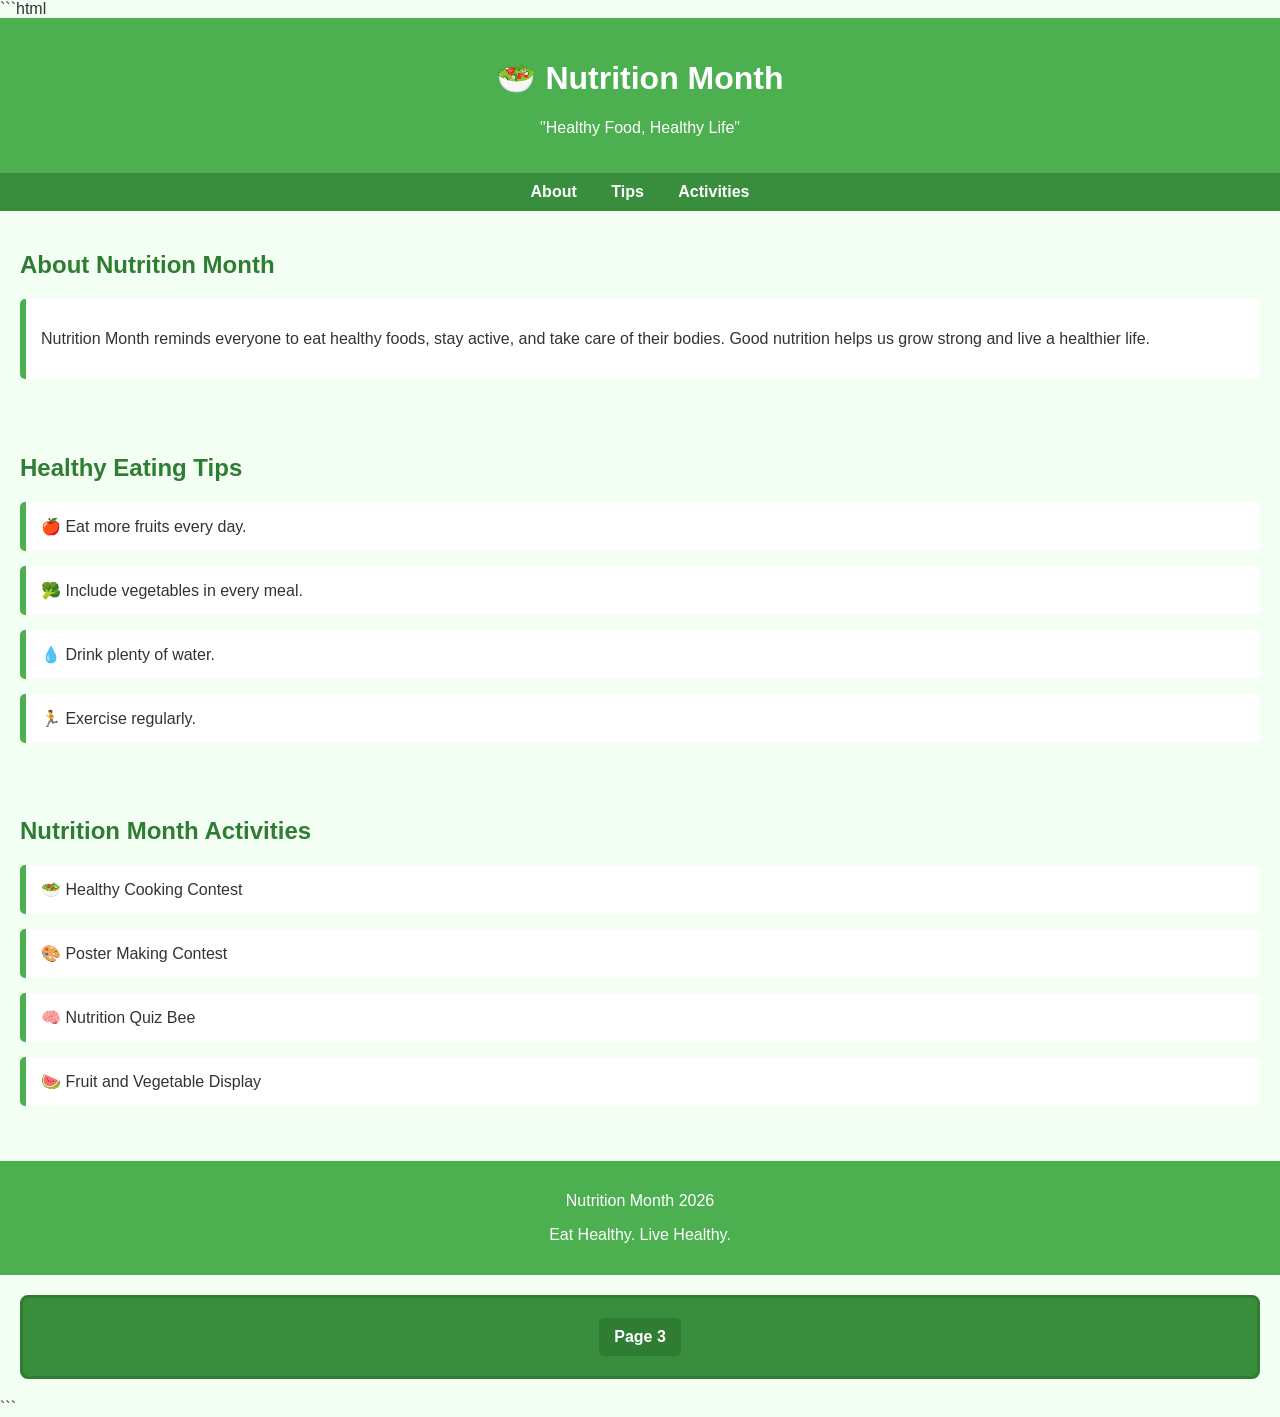
<file: page2.html>
```html
<!DOCTYPE html>
<html lang="en">
<head>
<meta charset="UTF-8">
<meta name="viewport" content="width=device-width, initial-scale=1.0">
<title>Nutrition Month</title>

<style>
body{
    font-family: Arial, sans-serif;
    margin:0;
    background:#f4fff4;
    color:#333;
}

header{
    background:#4CAF50;
    color:white;
    text-align:center;
    padding:20px;
}

nav{
    background:#388E3C;
    text-align:center;
    padding:10px;
}

nav a{
    color:white;
    text-decoration:none;
    margin:0 15px;
    font-weight:bold;
}

section{
    padding:20px;
}

h2{
    color:#2E7D32;
}

.card{
    background:white;
    padding:15px;
    margin:15px 0;
    border-left:6px solid #4CAF50;
    border-radius:5px;
}

footer{
    background:#4CAF50;
    color:white;
    text-align:center;
    padding:15px;
    margin-top:20px;
}


.navigation{
    background:#388E3C;
    text-align:center;
    margin:20px;
    padding:15px;
    border:3px solid #2E7D32;
    border-radius:8px;
}

.navigation a{
    display:inline-block;
    color:white;
    text-decoration:none;
    background:#2E7D32;
    padding:10px 15px;
    margin:5px;
    border-radius:5px;
    font-weight:bold;
}

.navigation a:hover{
    background:#66BB6A;
}
</style>

</head>

<body>

<header>
    <h1>🥗 Nutrition Month</h1>
    <p>"Healthy Food, Healthy Life"</p>
</header>

<nav>
    <a href="#about">About</a>
    <a href="#tips">Tips</a>
    <a href="#activities">Activities</a>
</nav>

<section id="about">
    <h2>About Nutrition Month</h2>

    <div class="card">
        <p>
            Nutrition Month reminds everyone to eat healthy foods,
            stay active, and take care of their bodies. Good nutrition
            helps us grow strong and live a healthier life.
        </p>
    </div>
</section>

<section id="tips">
    <h2>Healthy Eating Tips</h2>

    <div class="card">🍎 Eat more fruits every day.</div>

    <div class="card">🥦 Include vegetables in every meal.</div>

    <div class="card">💧 Drink plenty of water.</div>

    <div class="card">🏃 Exercise regularly.</div>
</section>

<section id="activities">
    <h2>Nutrition Month Activities</h2>

    <div class="card">🥗 Healthy Cooking Contest</div>

    <div class="card">🎨 Poster Making Contest</div>

    <div class="card">🧠 Nutrition Quiz Bee</div>

    <div class="card">🍉 Fruit and Vegetable Display</div>
</section>

<footer>
    <p>Nutrition Month 2026</p>
    <p>Eat Healthy. Live Healthy.</p>
</footer>

<!-- Navigation Box -->
<div class="navigation">
    <a href="page3.html" target="_blank">Page 3</a>
</div>

</body>
</html>
```
</file>
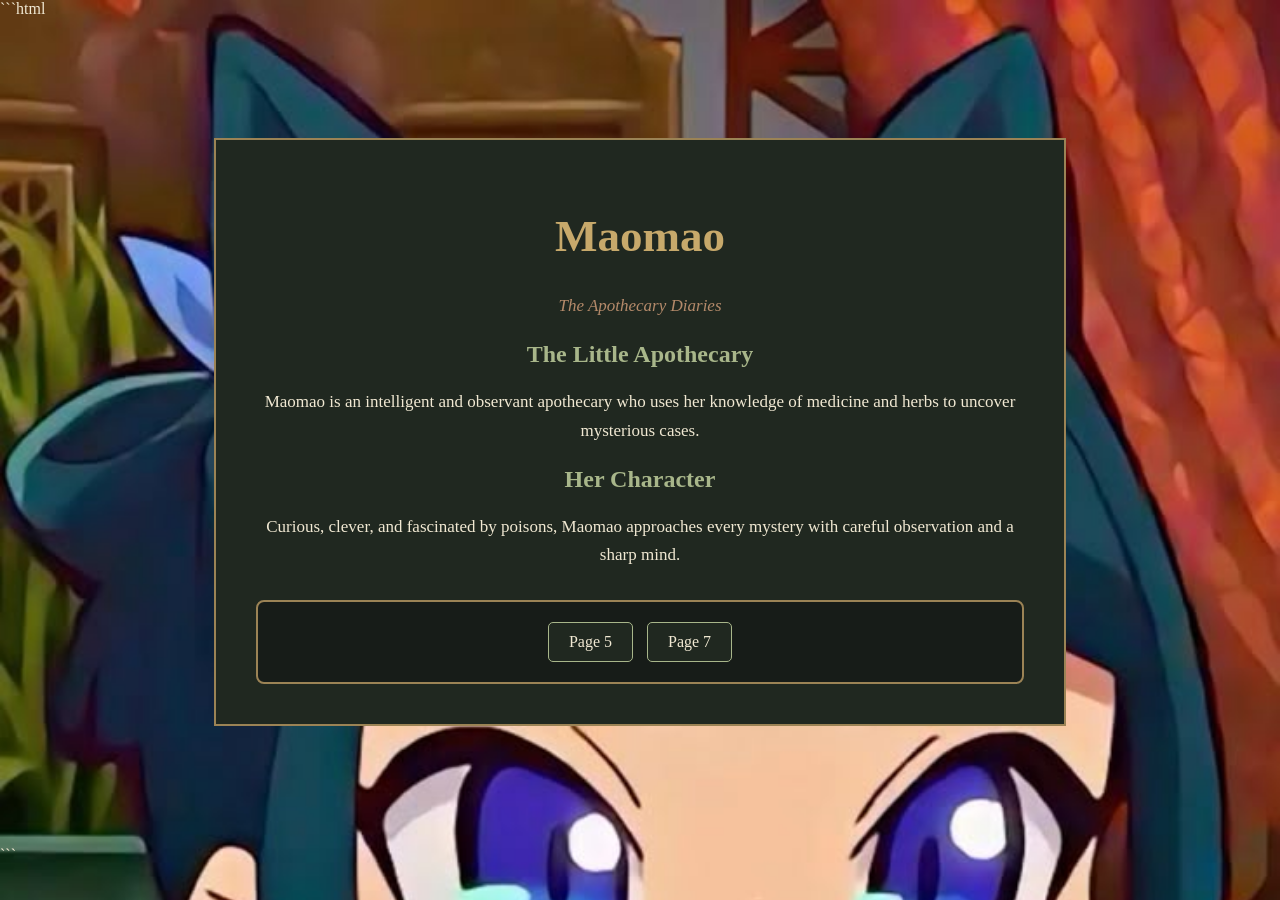
<file: page6.html>
```html
<!DOCTYPE html>
<html>
<head>
    <title>Maomao | The Apothecary Diaries</title>

    <style>
        body {
            background-color: #171c18;
            background-image: url("maomao.png");
            background-repeat: no-repeat;
            background-attachment: fixed;
            background-size: cover;

            font-family: Georgia;
            color: #f0e8d2;
            margin: 0;
        }

        .box {
            background-color: #202820;
            width: 60%;
            margin: 120px auto;
            padding: 40px;
            border: 2px solid #9b8355;
            text-align: center;
        }

        h1 {
            color: #c7a96b;
            font-size: 45px;
        }

        h2 {
            color: #a8b68a;
        }

        p {
            font-size: 17px;
            line-height: 1.7;
        }

        .quote {
            color: #b48a6a;
            font-style: italic;
        }

      

        .navigation {
            background-color: #171c18;
            margin: 30px auto 0;
            padding: 15px;

            border: 2px solid #9b8355;
            border-radius: 8px;

            text-align: center;
        }

        .navigation a {
            display: inline-block;

            background-color: #202820;
            color: #f0e8d2;

            text-decoration: none;

            padding: 10px 20px;
            margin: 5px;

            border: 1px solid #a8b68a;
            border-radius: 5px;
        }

        .navigation a:hover {
            background-color: #526044;
            color: white;
        }
    </style>
</head>

<body>

    <div class="box">

        <h1>Maomao</h1>

        <p class="quote">The Apothecary Diaries</p>

        <h2>The Little Apothecary</h2>

        <p>
            Maomao is an intelligent and observant apothecary
            who uses her knowledge of medicine and herbs to
            uncover mysterious cases.
        </p>

        <h2>Her Character</h2>

        <p>
            Curious, clever, and fascinated by poisons,
            Maomao approaches every mystery with careful
            observation and a sharp mind.
        </p>



        <div class="navigation">

            <a href="page5.html" target="_blank">Page 5</a>

            <a href="page7.html" target="_blank">Page 7</a>

        </div>

    </div>

</body>
</html>
```
</file>
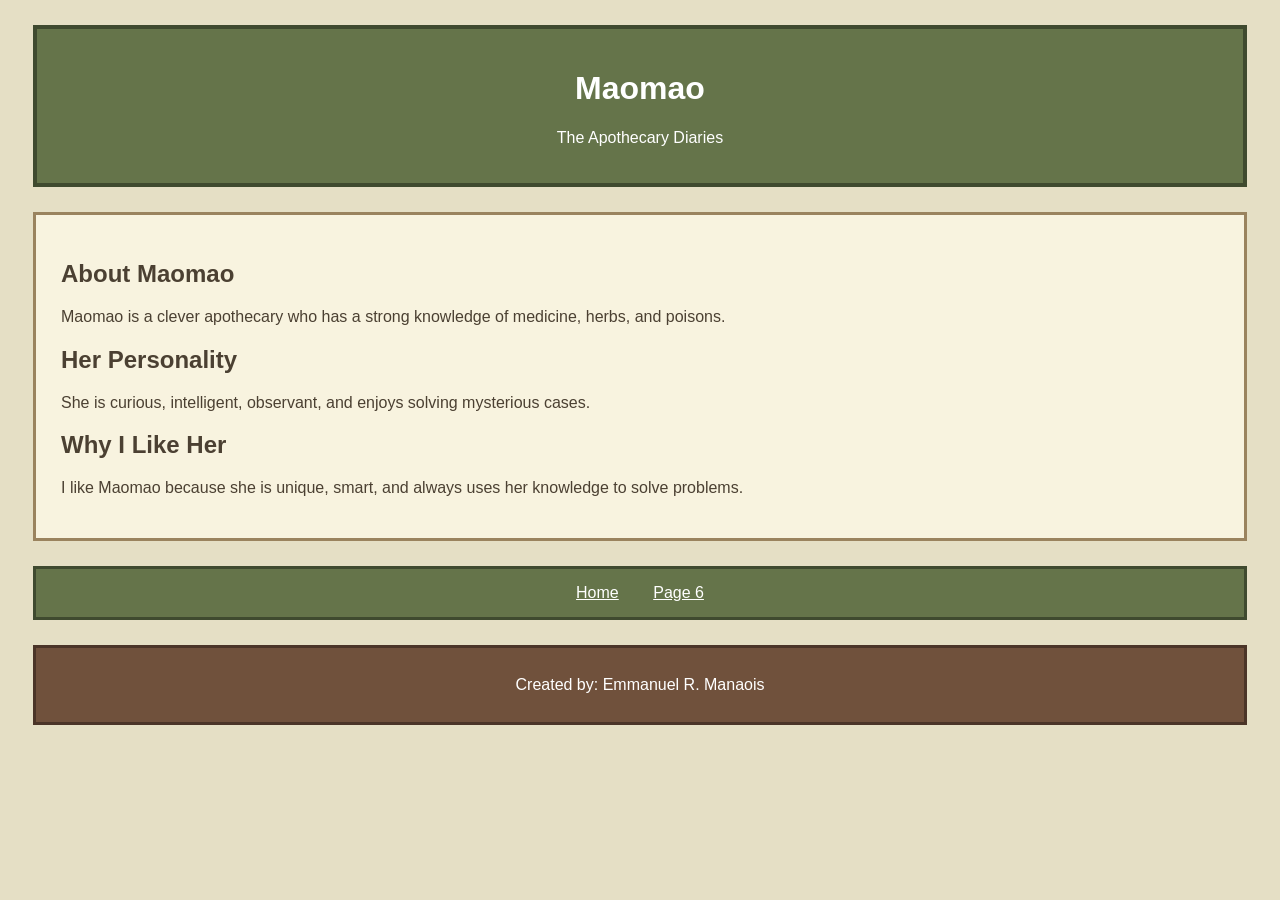
<file: page7.html>
<!DOCTYPE html>
<html>
<head>
    <title>Maomao - The Apothecary Diaries</title>

    <style>
        body {
            background-color: #e5dfc5;
            font-family: Arial;
        }

        .header {
            background-color: #65744a;
            color: white;
            text-align: center;
            margin: 25px;
            border: 4px solid #3f4a2f;
            padding: 20px;
        }

        .content {
            background-color: #f8f3df;
            color: #4b4032;
            margin: 25px;
            border: 3px solid #9a835e;
            padding: 25px;
        }

        .navigation {
            background-color: #65744a;
            text-align: center;
            margin: 25px;
            border: 3px solid #3f4a2f;
            padding: 15px;
        }

        .navigation a {
            color: white;
            margin: 15px;
        }

        .footer {
            background-color: #70513c;
            color: white;
            text-align: center;
            margin: 25px;
            border: 3px solid #4b3528;
            padding: 12px;
        }
    </style>
</head>

<body>

    <div class="header">
        <h1>Maomao</h1>
        <p>The Apothecary Diaries</p>
    </div>

    <div class="content">
        <h2>About Maomao</h2>
        <p>
            Maomao is a clever apothecary who has a strong knowledge
            of medicine, herbs, and poisons.
        </p>

        <h2>Her Personality</h2>
        <p>
            She is curious, intelligent, observant, and enjoys solving
            mysterious cases.
        </p>

        <h2>Why I Like Her</h2>
        <p>
            I like Maomao because she is unique, smart, and always
            uses her knowledge to solve problems.
        </p>
    </div>

    <div class="navigation">
        <a href="index.html">Home</a>
        <a href="page6.html">Page 6</a>
    </div>

    <div class="footer">
        <p>Created by: Emmanuel R. Manaois</p>
    </div>

</body>
</html>
</file>
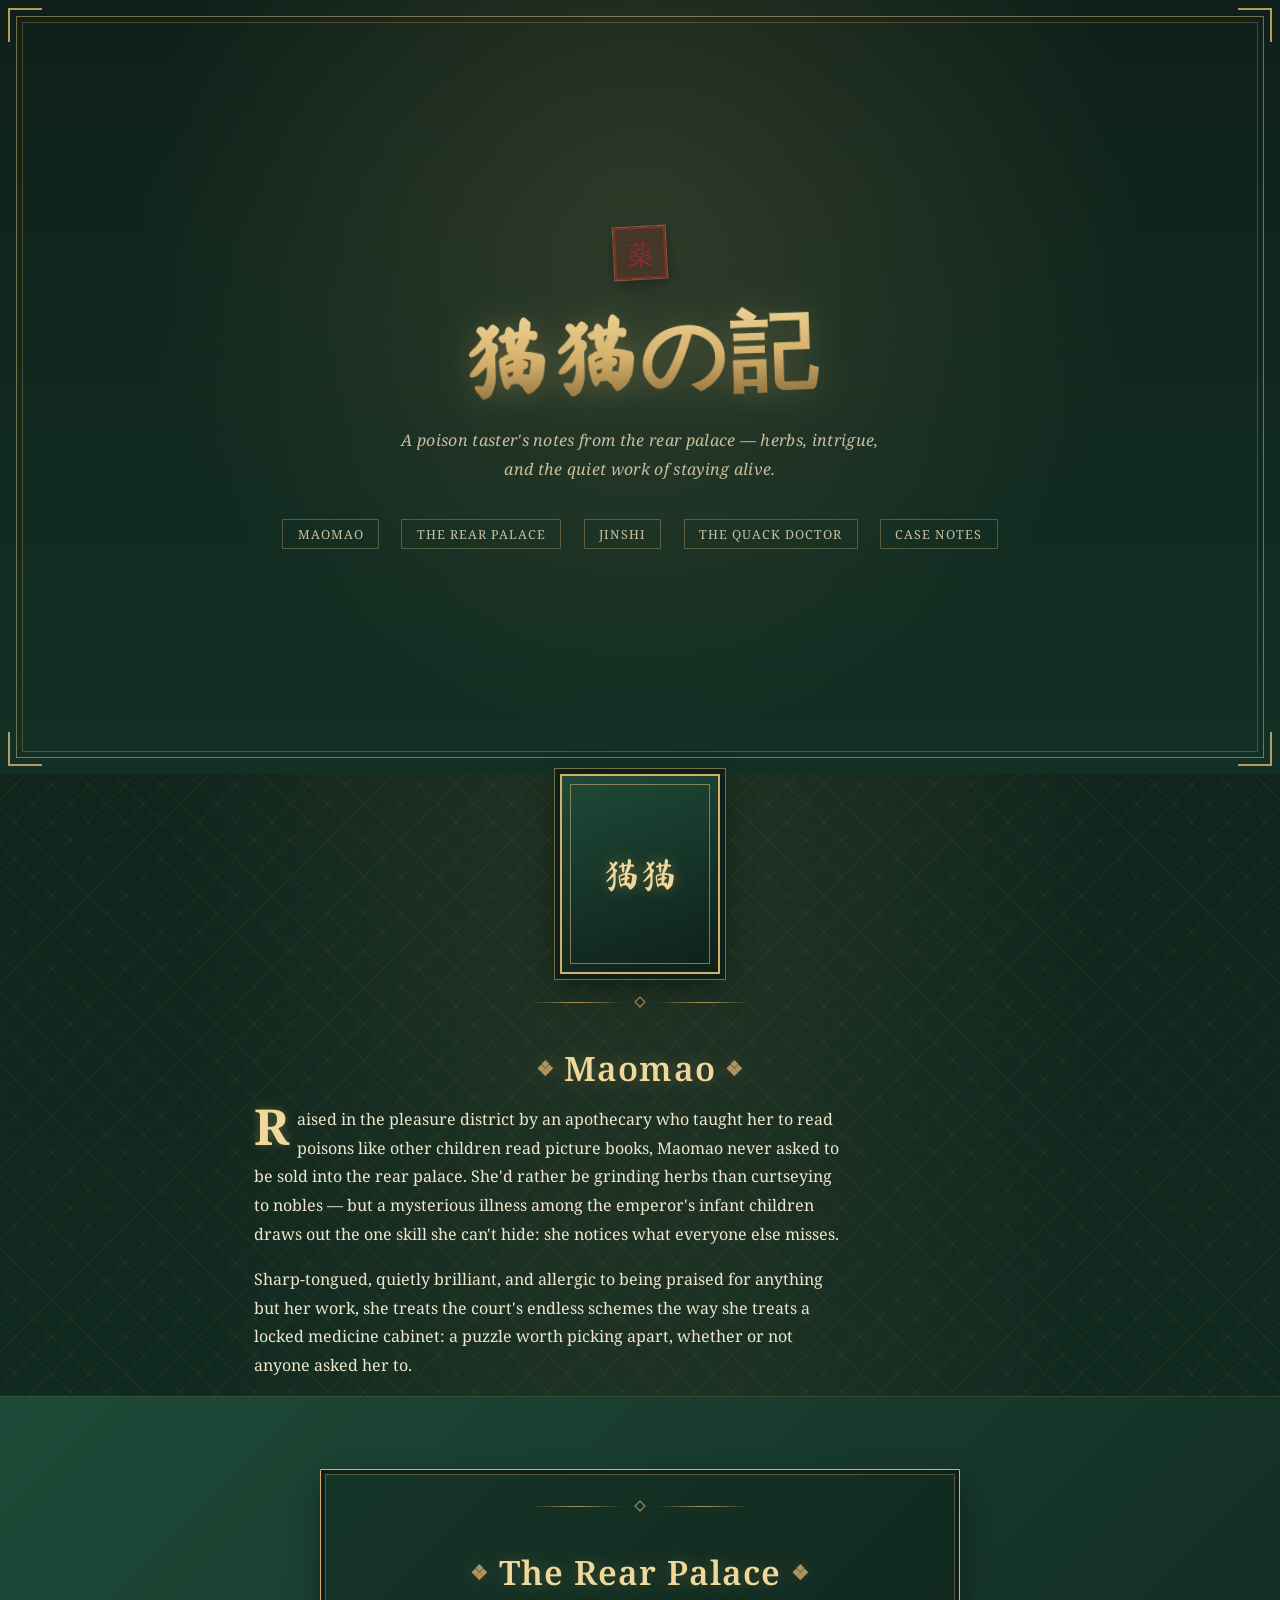
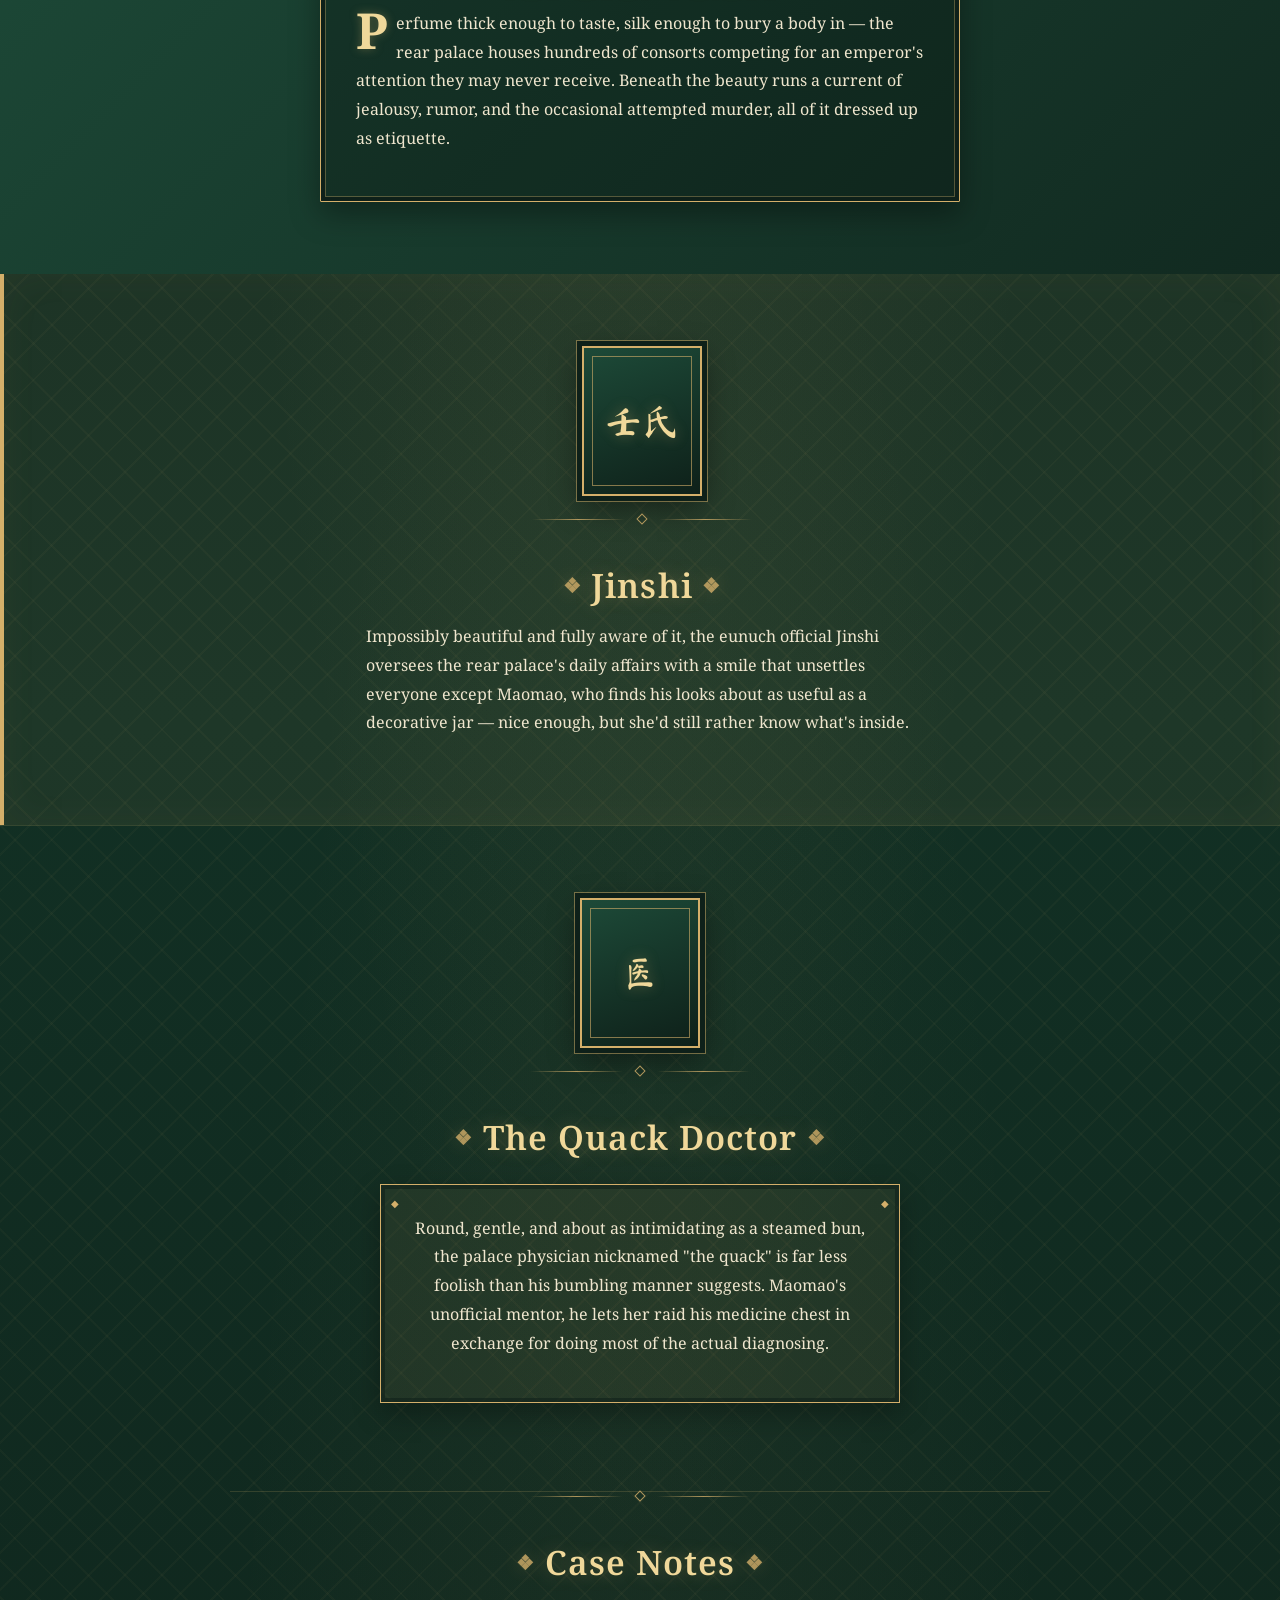
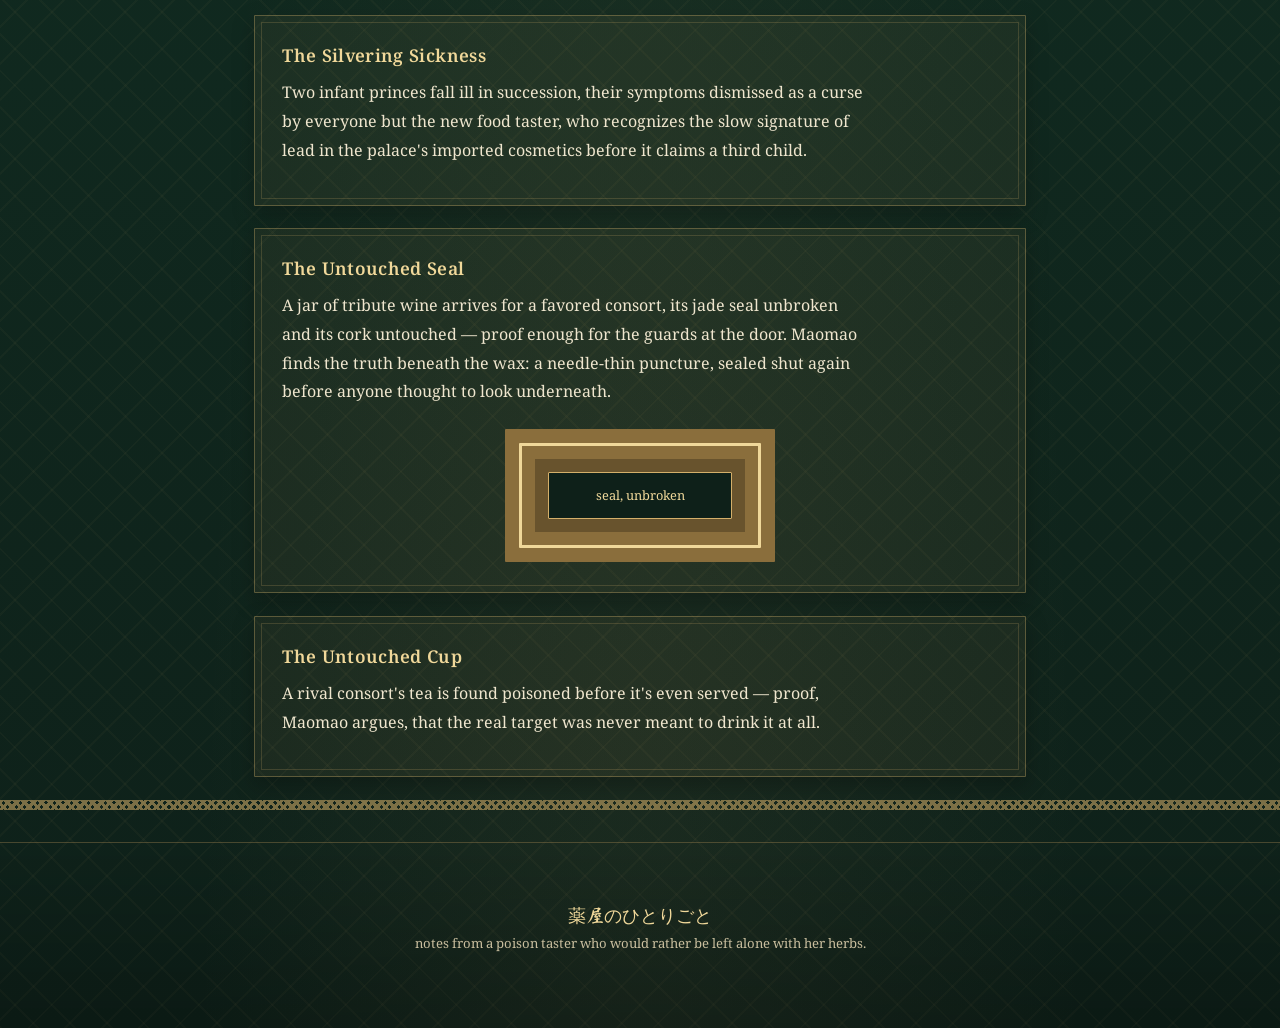
<file: page8.html>
<!DOCTYPE html>
<html lang="en">
<head>
<meta charset="UTF-8">
<meta name="viewport" content="width=device-width, initial-scale=1, viewport-fit=cover">
<title>薬屋のひとりごと — The Apothecary's Diaries</title>
<link rel="stylesheet" href="style.css">
<style>
  header.hero{
    min-height:86vh; display:flex; flex-direction:column; align-items:center; justify-content:center;
    text-align:center; padding:3rem 1.5rem; position:relative;
    background:
      radial-gradient(circle at 50% 30%, rgba(212,175,106,0.16), transparent 60%),
      linear-gradient(180deg, var(--jade-deep) 0%, var(--jade) 100%);
  }
  header.hero::before{
    content:""; position:absolute; inset:16px; border:1px solid var(--gold); opacity:0.55; pointer-events:none;
  }
  header.hero::after{
    content:""; position:absolute; inset:22px; border:1px solid var(--gold); opacity:0.28; pointer-events:none;
  }
  .corner{position:absolute; width:34px; height:34px; border:2px solid var(--gold); opacity:0.85;}
  .corner.tl{top:8px; left:8px; border-right:none; border-bottom:none;}
  .corner.tr{top:8px; right:8px; border-left:none; border-bottom:none;}
  .corner.bl{bottom:8px; left:8px; border-right:none; border-top:none;}
  .corner.br{bottom:8px; right:8px; border-left:none; border-top:none;}
  header.hero h1{
    font-family:'Ma Shan Zheng',cursive; font-size:clamp(2.8rem,9vw,5.4rem); line-height:1.15;
    background:linear-gradient(180deg, var(--gold-bright), var(--gold) 55%, var(--gold-dim));
    -webkit-background-clip:text; background-clip:text; color:transparent;
    filter:drop-shadow(0 2px 16px rgba(212,175,106,0.3));
  }
  header.hero .sub{font-style:italic; color:var(--ink-soft); max-width:480px; margin:1rem auto 2.2rem; letter-spacing:0.02em;}
  .seal{
    width:52px; height:52px; border:2px solid var(--vermillion); background:rgba(139,46,42,0.25);
    display:flex; align-items:center; justify-content:center; margin:0 auto 1.6rem; transform:rotate(-3deg);
    color:var(--vermillion); font-family:'Ma Shan Zheng',cursive; font-size:1.6rem;
    box-shadow:0 0 0 1px rgba(212,175,106,0.4), 0 4px 14px rgba(0,0,0,0.35);
  }

  section, aside{padding:4.5rem 1.5rem; position:relative;}
  section + section, section + aside, aside + section{border-top:1px solid rgba(212,175,106,0.18);}

  .frame{
    display:block; width:160px; height:200px; position:relative; margin:0 auto 1.5rem;
    background:linear-gradient(160deg, var(--jade-mid) 0%, var(--jade-deep) 100%);
    border:2px solid var(--gold);
    box-shadow:0 0 0 5px var(--jade-deep), 0 0 0 6px rgba(212,175,106,0.5), 0 10px 30px rgba(0,0,0,0.45);
  }
  .frame::before{
    content:""; position:absolute; inset:8px; border:1px solid rgba(212,175,106,0.6);
  }
  .frame::after{
    content:attr(data-glyph); position:absolute; inset:0; display:flex; align-items:center; justify-content:center;
    font-family:'Ma Shan Zheng',cursive; font-size:2.3rem; color:var(--gold-bright);
    text-shadow:0 0 14px rgba(212,175,106,0.4);
  }
  .frame.small{width:120px; height:150px; margin:0 auto 1.2rem;}

  #rearpalace{
    background:linear-gradient(135deg, var(--jade-mid) 0%, var(--jade-deep) 130%);
  }
  #rearpalace .veil{
    max-width:640px; margin:0 auto; background:rgba(0,0,0,0.22); border:1px solid var(--gold);
    padding:2rem 2.2rem; border-radius:1px; position:relative;
    box-shadow:inset 0 0 0 4px var(--jade-deep), inset 0 0 0 5px rgba(212,175,106,0.35), 0 12px 30px rgba(0,0,0,0.35);
  }

  aside#jinshi{
    background:rgba(212,175,106,0.06); border-left:4px solid var(--gold); border-top:none;
    box-shadow:inset 0 0 40px rgba(212,175,106,0.05);
  }
  aside#jinshi .wrap{max-width:600px;}

  #quack .quack-card{
    border:1px solid var(--gold); padding:1.8rem 2rem; max-width:520px; margin:1rem auto;
    text-align:center; background:rgba(212,175,106,0.07); position:relative;
    box-shadow:0 10px 26px rgba(0,0,0,0.3), inset 0 0 0 4px rgba(15,32,25,0.6);
  }
  .quack-card::before, .quack-card::after{
    content:"◆"; color:var(--gold); font-size:0.6rem; position:absolute; top:10px;
  }
  .quack-card::before{left:10px;} .quack-card::after{right:10px;}

  #cases .case{
    background:rgba(212,175,106,0.06); border:1px solid rgba(212,175,106,0.35); border-radius:1px;
    padding:1.5rem 1.7rem; margin:1.4rem 0; position:relative;
    box-shadow:0 8px 22px rgba(0,0,0,0.25);
  }
  #cases .case::before{
    content:""; position:absolute; top:6px; left:6px; right:6px; bottom:6px;
    border:1px solid rgba(212,175,106,0.2); pointer-events:none;
  }
  #cases .case h3{color:var(--gold-bright); font-size:1.1rem; font-weight:600; letter-spacing:0.02em;}

  .case-box{
    max-width:270px; margin:1.4rem auto 0.4rem; background:var(--gold-dim); padding:0.9rem; border-radius:1px; text-align:center;
  }
  .case-box .wood{border:3px solid var(--gold-bright); padding:0.8rem; border-radius:1px;}
  .case-box .cloth{background:rgba(0,0,0,0.25); padding:0.8rem;}
  .case-box .vial{background:var(--jade-deep); color:var(--gold-bright); padding:0.7rem; font-size:0.8rem; border:1px solid var(--gold); border-radius:1px;}

  footer span{font-family:'Ma Shan Zheng',cursive; color:var(--gold-bright); font-size:1.15rem;}

  @media (prefers-reduced-motion:no-preference){
    header.hero h1{animation:rise 1s ease-out;}
    @keyframes rise{from{opacity:0; transform:translateY(14px);}to{opacity:1; transform:translateY(0);}}
  }

  .leaves{position:fixed; inset:0; pointer-events:none; z-index:20; overflow:hidden;}
  .leaves span{
    position:absolute; top:-8%; display:block;
    background:linear-gradient(135deg, var(--gold-bright), var(--gold-dim) 70%);
    border-radius:0 100% 0 100%;
    box-shadow:0 0 6px rgba(212,175,106,0.4);
    animation:leaf-fall linear infinite;
    opacity:0;
  }
  @keyframes leaf-fall{
    0%{transform:translate(0,0) rotate(0deg); opacity:0;}
    8%{opacity:0.85;}
    50%{transform:translate(24px, 55vh) rotate(190deg);}
    92%{opacity:0.75;}
    100%{transform:translate(-18px, 112vh) rotate(360deg); opacity:0;}
  }
  @media (prefers-reduced-motion:reduce){
    .leaves{display:none;}
  }
</style>
</head>
<body>

<div class="leaves" aria-hidden="true">
  <span style="left:4%; width:11px; height:11px; animation-duration:11s; animation-delay:0s;"></span>
  <span style="left:14%; width:8px; height:8px; animation-duration:9s; animation-delay:1.5s;"></span>
  <span style="left:24%; width:13px; height:13px; animation-duration:14s; animation-delay:3s;"></span>
  <span style="left:36%; width:9px; height:9px; animation-duration:10s; animation-delay:0.7s;"></span>
  <span style="left:48%; width:12px; height:12px; animation-duration:13s; animation-delay:4.5s;"></span>
  <span style="left:58%; width:7px; height:7px; animation-duration:8.5s; animation-delay:2.2s;"></span>
  <span style="left:68%; width:14px; height:14px; animation-duration:15s; animation-delay:5.5s;"></span>
  <span style="left:78%; width:10px; height:10px; animation-duration:11.5s; animation-delay:1s;"></span>
  <span style="left:88%; width:9px; height:9px; animation-duration:9.5s; animation-delay:3.8s;"></span>
  <span style="left:94%; width:12px; height:12px; animation-duration:12.5s; animation-delay:6s;"></span>
</div>

<header class="hero" id="top">
  <div class="corner tl"></div><div class="corner tr"></div>
  <div class="corner bl"></div><div class="corner br"></div>
  <div class="seal">薬</div>
  <h1 style="transform:rotate(-2deg);">猫猫の記</h1>
  <p class="sub">A poison taster's notes from the rear palace — herbs, intrigue, and the quiet work of staying alive.</p>
  <nav>
    <ul>
      <li><a href="#maomao">Maomao</a></li>
      <li><a href="#rearpalace">The Rear Palace</a></li>
      <li><a href="#jinshi">Jinshi</a></li>
      <li><a href="#quack">The Quack Doctor</a></li>
      <li><a href="#cases">Case Notes</a></li>
    </ul>
  </nav>
</header>

<main>

<section id="maomao" class="wrap">
  <div class="frame" data-glyph="猫猫"></div>
  <div class="divider"><span></span></div>
  <h2>Maomao</h2>
  <p class="dropcap">Raised in the pleasure district by an apothecary who taught her to read poisons like other children read picture books, Maomao never asked to be sold into the rear palace. She'd rather be grinding herbs than curtseying to nobles — but a mysterious illness among the emperor's infant children draws out the one skill she can't hide: she notices what everyone else misses.</p>
  <p>Sharp-tongued, quietly brilliant, and allergic to being praised for anything but her work, she treats the court's endless schemes the way she treats a locked medicine cabinet: a puzzle worth picking apart, whether or not anyone asked her to.</p>
</section>

<section id="rearpalace">
  <div class="wrap veil">
    <div class="divider"><span></span></div>
    <h2>The Rear Palace</h2>
    <p class="dropcap">Perfume thick enough to taste, silk enough to bury a body in — the rear palace houses hundreds of consorts competing for an emperor's attention they may never receive. Beneath the beauty runs a current of jealousy, rumor, and the occasional attempted murder, all of it dressed up as etiquette.</p>
  </div>
</section>

<aside id="jinshi">
  <div class="wrap">
    <div class="frame small" data-glyph="壬氏"></div>
    <div class="divider"><span></span></div>
    <h2>Jinshi</h2>
    <p>Impossibly beautiful and fully aware of it, the eunuch official Jinshi oversees the rear palace's daily affairs with a smile that unsettles everyone except Maomao, who finds his looks about as useful as a decorative jar — nice enough, but she'd still rather know what's inside.</p>
  </div>
</aside>

<section id="quack">
  <div class="wrap">
    <div class="frame small" data-glyph="医"></div>
    <div class="divider"><span></span></div>
    <h2>The Quack Doctor</h2>
    <div class="quack-card">
      <p>Round, gentle, and about as intimidating as a steamed bun, the palace physician nicknamed "the quack" is far less foolish than his bumbling manner suggests. Maomao's unofficial mentor, he lets her raid his medicine chest in exchange for doing most of the actual diagnosing.</p>
    </div>
  </div>
</section>

<section id="cases" class="wrap">
  <div class="divider"><span></span></div>
  <h2>Case Notes</h2>

  <div class="case">
    <h3>The Silvering Sickness</h3>
    <p>Two infant princes fall ill in succession, their symptoms dismissed as a curse by everyone but the new food taster, who recognizes the slow signature of lead in the palace's imported cosmetics before it claims a third child.</p>
  </div>

  <div class="case">
    <h3>The Untouched Seal</h3>
    <p>A jar of tribute wine arrives for a favored consort, its jade seal unbroken and its cork untouched — proof enough for the guards at the door. Maomao finds the truth beneath the wax: a needle-thin puncture, sealed shut again before anyone thought to look underneath.</p>
    <div class="case-box">
      <div class="wood">
        <div class="cloth">
          <div class="vial">seal, unbroken</div>
        </div>
      </div>
    </div>
  </div>

  <div class="case">
    <h3>The Untouched Cup</h3>
    <p>A rival consort's tea is found poisoned before it's even served — proof, Maomao argues, that the real target was never meant to drink it at all.</p>
  </div>

</section>

</main>

<div class="trim"></div>
<footer>
  <span>薬屋のひとりごと</span><br>
  notes from a poison taster who would rather be left alone with her herbs.
</footer>

</body>
</html>
</file>
<file: style.css>
@import url('https://fonts.googleapis.com/css2?family=Noto+Serif:ital,wght@0,400;0,600;1,400&family=Ma+Shan+Zheng&display=swap');

:root{
  --jade-deep:#0E2019; --jade:#123024; --jade-mid:#1D4A38; --jade-light:#5C9179;
  --gold:#D4AF6A; --gold-bright:#F0D89A; --gold-dim:#8A6E3C;
  --ivory:#EFE6CE; --ink-soft:#C9BE9E; --vermillion:#8B2E2A; --poison:#4A5D2A;
  box-sizing:border-box;
}
*{box-sizing:border-box;}
html{scroll-behavior:smooth; scroll-padding-top:1.5rem;}
body{
  margin:0; color:var(--ivory);
  font-family:'Noto Serif',serif; line-height:1.8;
  background:
    radial-gradient(ellipse at 50% -10%, rgba(212,175,106,0.12), transparent 55%),
    radial-gradient(ellipse at 50% 110%, rgba(212,175,106,0.07), transparent 50%),
    repeating-linear-gradient(45deg, rgba(212,175,106,0.035) 0 2px, transparent 2px 26px),
    repeating-linear-gradient(-45deg, rgba(212,175,106,0.035) 0 2px, transparent 2px 26px),
    linear-gradient(180deg, var(--jade-deep) 0%, var(--jade) 55%, var(--jade-deep) 100%);
}
h1,h2,h3{font-weight:600; margin:0 0 0.4rem; letter-spacing:0.03em;}
h2{
  color:var(--gold-bright); font-size:clamp(1.5rem,4vw,2.1rem);
  text-shadow:0 0 18px rgba(212,175,106,0.3);
  display:flex; align-items:center; justify-content:center; gap:0.6rem;
}
h2::before, h2::after{content:"❖"; font-size:0.6em; color:var(--gold); opacity:0.8;}
.dropcap::first-letter{
  font-family:'Noto Serif',serif; font-weight:700; font-size:3.1rem; line-height:0.72;
  float:left; padding:0.15rem 0.5rem 0 0; margin-top:0.1rem;
  color:var(--gold-bright); text-shadow:0 0 10px rgba(212,175,106,0.35);
}
p{margin:0 0 1rem; max-width:65ch; color:var(--ivory);}
a{color:var(--gold);}
img,svg{max-width:100%;}

.wrap{max-width:820px; margin:0 auto; padding:0 1.5rem;}

.trim{
  height:10px;
  background:repeating-linear-gradient(135deg, var(--gold) 0 3px, transparent 3px 6px),
             repeating-linear-gradient(-135deg, var(--gold) 0 3px, transparent 3px 6px);
  opacity:0.55;
}

.divider{
  display:flex; align-items:center; gap:0.8rem; max-width:220px; margin:0 auto 2rem; opacity:0.8;
}
.divider::before, .divider::after{content:""; flex:1; height:1px; background:linear-gradient(90deg, transparent, var(--gold), transparent);}
.divider span{color:var(--gold); font-size:0.7rem; transform:rotate(45deg); border:1px solid var(--gold); width:8px; height:8px; display:block;}

nav ul{list-style:none; display:flex; flex-wrap:wrap; gap:0.6rem 1.4rem; padding:0; margin:0; justify-content:center;}
nav a{
  text-decoration:none; font-size:0.78rem; letter-spacing:0.08em; text-transform:uppercase;
  color:var(--ink-soft); border:1px solid rgba(212,175,106,0.35); padding:0.35rem 0.9rem; border-radius:1px;
  transition:all .25s;
}
nav a:hover{border-color:var(--gold); color:var(--gold-bright); background:rgba(212,175,106,0.08);}

footer{
  text-align:center; padding:3.5rem 1.5rem 4.5rem; color:var(--ink-soft); font-size:0.82rem;
  border-top:1px solid rgba(212,175,106,0.3); margin-top:2rem;
  background:linear-gradient(180deg, transparent, rgba(0,0,0,0.2));
}
</file>
